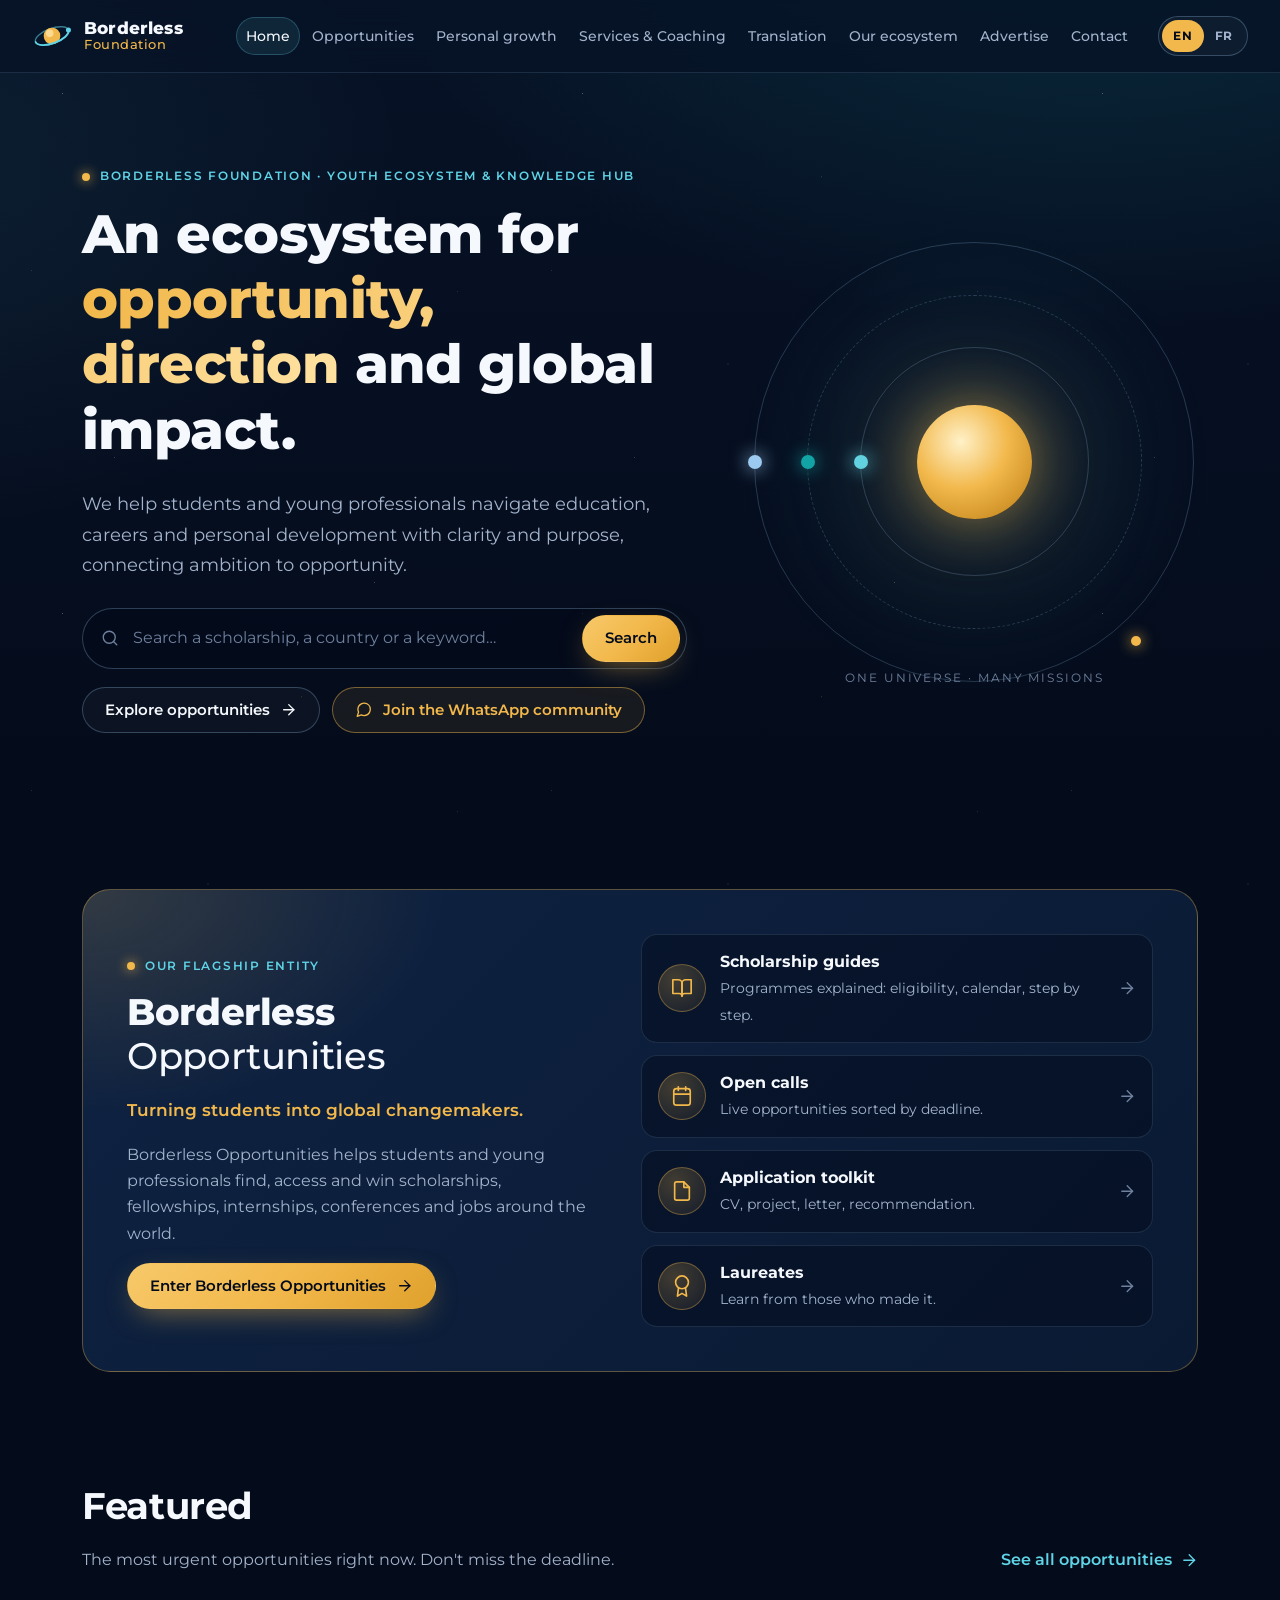
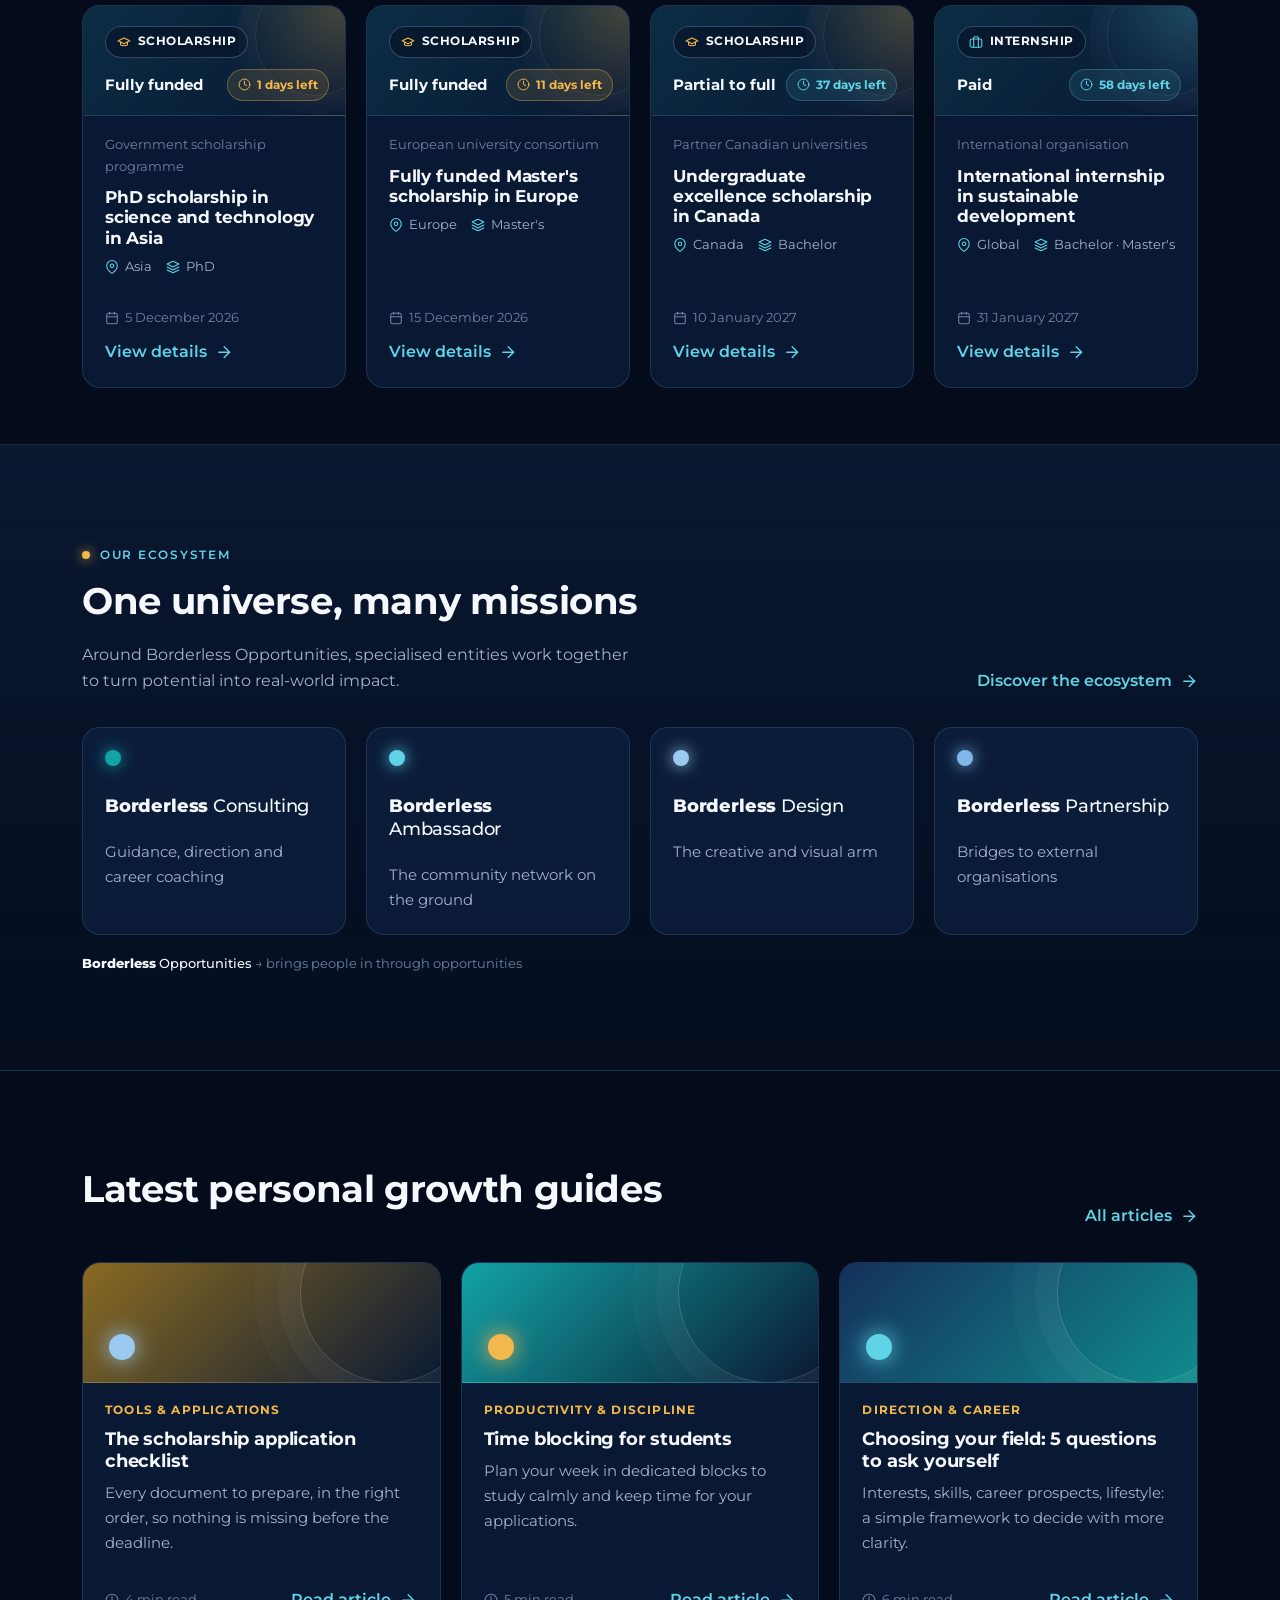
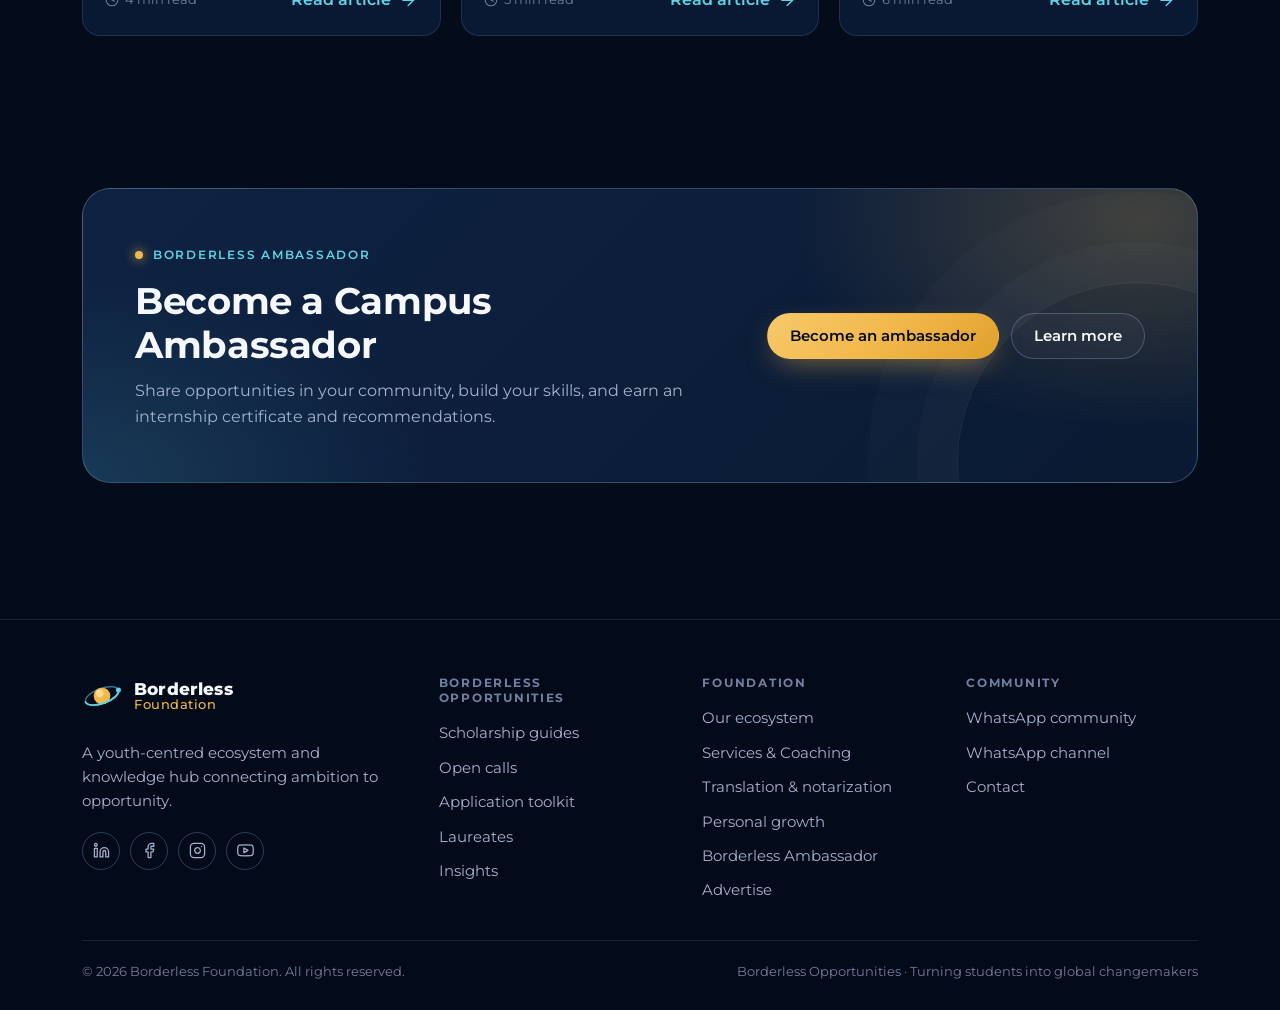
<file: index.html>
<!doctype html>
<html lang="en">
<head>
  <meta charset="utf-8">
  <meta name="viewport" content="width=device-width, initial-scale=1">
  <title>Borderless Foundation</title>
  <meta name="description" content="Borderless Foundation — a youth ecosystem for opportunity, direction and global impact. Borderless Opportunities: scholarship guides, open calls and application resources.">
  <meta name="theme-color" content="#071226">
  <link rel="icon" href="data:image/svg+xml,%3Csvg xmlns='http://www.w3.org/2000/svg' viewBox='0 0 48 48'%3E%3Cellipse cx='24' cy='24' rx='21' ry='9' transform='rotate(-20 24 24)' fill='none' stroke='%235fd4e6' stroke-width='2.5'/%3E%3Ccircle cx='24' cy='24' r='10' fill='%23f2b84b'/%3E%3Ccircle cx='43.7' cy='16.8' r='3' fill='%235fd4e6'/%3E%3C/svg%3E">
  <link rel="preconnect" href="https://fonts.googleapis.com">
  <link rel="preconnect" href="https://fonts.gstatic.com" crossorigin>
  <link href="https://fonts.googleapis.com/css2?family=Montserrat:wght@400;500;600;700;800&display=swap" rel="stylesheet">
  <link rel="stylesheet" href="assets/styles.css">
</head>
<body>
  <a class="skip-link" href="#main" data-i18n="a11y.skip">Skip to content</a>
  <div class="stardust" aria-hidden="true"></div>

  <header class="site-header" id="site-header"></header>
  <main id="main" tabindex="-1"></main>
  <footer class="site-footer" id="site-footer"></footer>

  <script src="assets/load.js"></script>
</body>
</html>
</file>
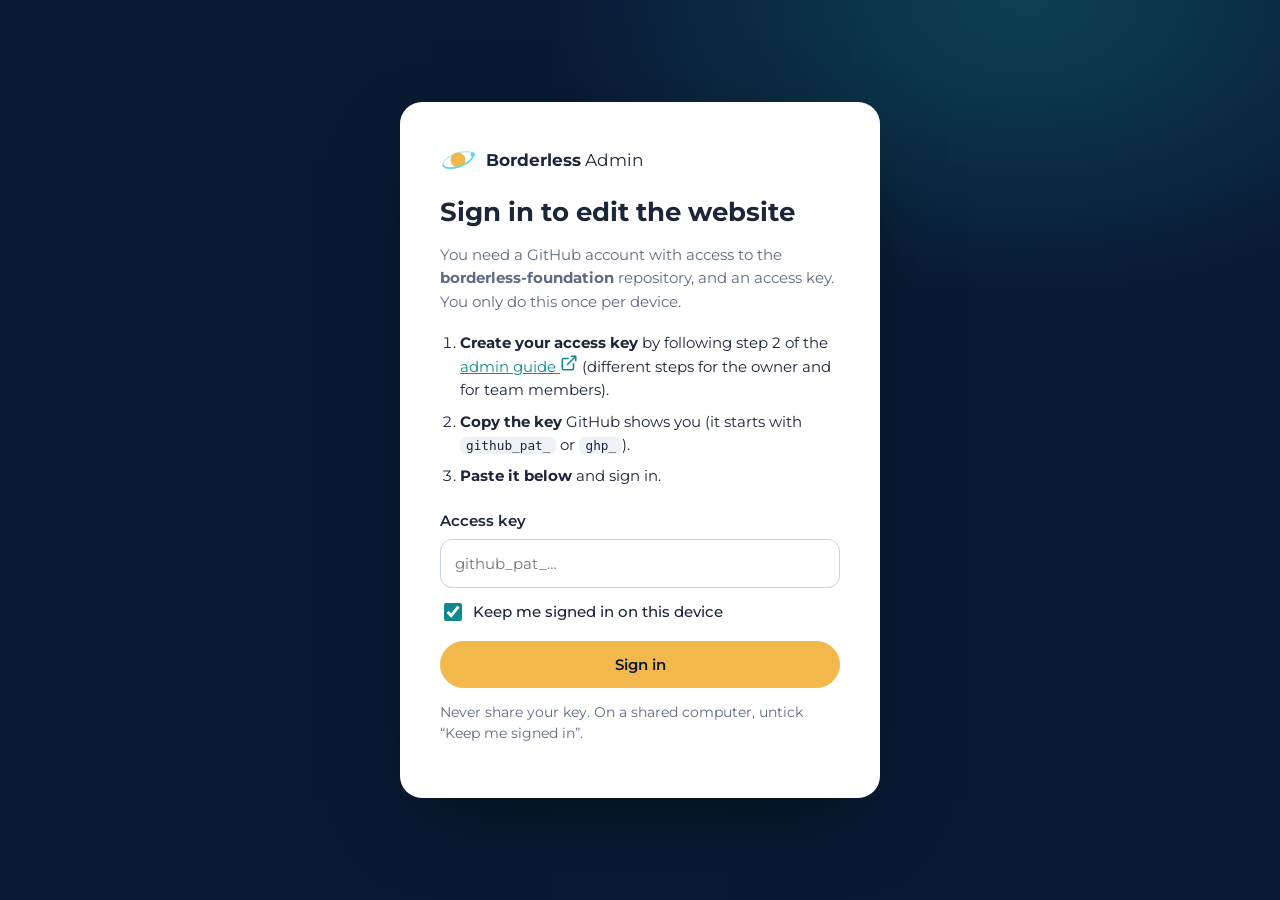
<file: admin/index.html>
<!doctype html>
<html lang="en">
<head>
  <meta charset="utf-8">
  <meta name="viewport" content="width=device-width, initial-scale=1">
  <meta name="robots" content="noindex, nofollow">
  <title>Borderless Admin</title>
  <link rel="icon" href="data:image/svg+xml,%3Csvg xmlns='http://www.w3.org/2000/svg' viewBox='0 0 48 48'%3E%3Cellipse cx='24' cy='24' rx='21' ry='9' transform='rotate(-20 24 24)' fill='none' stroke='%235fd4e6' stroke-width='2.5'/%3E%3Ccircle cx='24' cy='24' r='10' fill='%23f2b84b'/%3E%3Ccircle cx='43.7' cy='16.8' r='3' fill='%235fd4e6'/%3E%3C/svg%3E">
  <link rel="preconnect" href="https://fonts.googleapis.com">
  <link rel="preconnect" href="https://fonts.gstatic.com" crossorigin>
  <link href="https://fonts.googleapis.com/css2?family=Montserrat:wght@400;500;600;700;800&display=swap" rel="stylesheet">
  <link rel="stylesheet" href="admin.css">
</head>
<body>
  <div id="app"></div>
  <script src="config.js"></script>
  <script src="schema.js"></script>
  <script src="admin.js"></script>
</body>
</html>
</file>
<file: assets/styles.css>
/* ==========================================================
   Borderless Opportunities — Visual identity
   Palette: deep navy · teal · cyan · gold · white
   Shapes: circles, rings, orbits. Font: Montserrat.
   ========================================================== */

:root {
  --navy-950: #040b1a;
  --navy-900: #071226;
  --navy-850: #0a1a33;
  --navy-800: #0e2242;
  --navy-700: #15305a;
  --teal: #0f8b8d;
  --teal-600: #12a3a5;
  --cyan: #5fd4e6;
  --soft-blue: #9cc9f0;
  --gold: #f2b84b;
  --gold-600: #e0a12c;
  --white: #f5f8fc;
  --text: #e8eef7;
  --muted: #a3b3cc;
  --faint: #6f819e;
  --line: rgba(156, 201, 240, 0.14);
  --line-strong: rgba(156, 201, 240, 0.28);
  --surface: rgba(16, 38, 74, 0.55);
  --surface-solid: #0d1f3d;
  --surface-hover: rgba(22, 50, 94, 0.7);
  --danger: #f08a7a;

  --radius-sm: 10px;
  --radius: 18px;
  --radius-lg: 28px;
  --pill: 999px;
  --shadow: 0 20px 50px -20px rgba(0, 0, 0, 0.6);
  --glow-gold: 0 0 40px rgba(242, 184, 75, 0.35);
  --glow-cyan: 0 0 40px rgba(95, 212, 230, 0.25);

  --container: 1180px;
  --gutter: clamp(16px, 4vw, 32px);
  --header-h: 72px;

  --font: "Montserrat", system-ui, -apple-system, "Segoe UI", Roboto, sans-serif;
}

*, *::before, *::after { box-sizing: border-box; }

html { scroll-behavior: smooth; -webkit-text-size-adjust: 100%; }

body {
  margin: 0;
  font-family: var(--font);
  font-size: 16px;
  line-height: 1.65;
  color: var(--text);
  background:
    radial-gradient(1200px 700px at 85% -10%, rgba(15, 139, 141, 0.22), transparent 60%),
    radial-gradient(900px 600px at -10% 20%, rgba(95, 212, 230, 0.08), transparent 60%),
    linear-gradient(180deg, var(--navy-900) 0%, var(--navy-950) 100%);
  background-color: var(--navy-950);
  background-attachment: fixed;
  min-height: 100vh;
  overflow-x: hidden;
}

/* Star-dust texture */
.stardust {
  position: fixed; inset: 0; pointer-events: none; z-index: 0; opacity: 0.55;
  background-image:
    radial-gradient(1px 1px at 12% 18%, rgba(255,255,255,.7), transparent 60%),
    radial-gradient(1px 1px at 72% 12%, rgba(255,255,255,.55), transparent 60%),
    radial-gradient(1.5px 1.5px at 40% 70%, rgba(156,201,240,.6), transparent 60%),
    radial-gradient(1px 1px at 88% 56%, rgba(255,255,255,.5), transparent 60%),
    radial-gradient(1px 1px at 22% 88%, rgba(255,255,255,.45), transparent 60%),
    radial-gradient(1.5px 1.5px at 58% 34%, rgba(242,184,75,.45), transparent 60%),
    radial-gradient(1px 1px at 6% 52%, rgba(255,255,255,.5), transparent 60%),
    radial-gradient(1px 1px at 94% 90%, rgba(156,201,240,.5), transparent 60%);
  background-size: 520px 520px;
}

header, main, footer { position: relative; z-index: 1; }

img, svg { display: block; max-width: 100%; }
a { color: var(--cyan); text-decoration: none; }
a:hover { color: var(--white); }
h1, h2, h3, h4 { color: var(--white); line-height: 1.2; margin: 0 0 0.5em; letter-spacing: -0.01em; }
h1 { font-size: clamp(2rem, 5vw, 3.4rem); font-weight: 800; }
h2 { font-size: clamp(1.6rem, 3.4vw, 2.3rem); font-weight: 700; }
h3 { font-size: 1.15rem; font-weight: 700; }
p { margin: 0 0 1em; }
ul { margin: 0; padding: 0; }
button, input, select, textarea { font: inherit; color: inherit; }
:focus-visible { outline: 2px solid var(--gold); outline-offset: 3px; border-radius: 6px; }
main:focus { outline: none; }

.skip-link {
  position: absolute; left: 16px; top: -60px; z-index: 100;
  background: var(--gold); color: var(--navy-950); padding: 10px 16px; border-radius: var(--pill); font-weight: 700;
}
.skip-link:focus { top: 12px; }

.container { width: 100%; max-width: var(--container); margin: 0 auto; padding: 0 var(--gutter); }
.section { padding: clamp(56px, 8vw, 96px) 0; }
.section--tight { padding: clamp(36px, 5vw, 56px) 0; }
.section--band { background: linear-gradient(180deg, rgba(14, 34, 66, 0.55), rgba(10, 26, 51, 0.2)); border-block: 1px solid var(--line); }

.eyebrow {
  display: inline-flex; align-items: center; gap: 10px;
  font-size: 0.78rem; font-weight: 600; letter-spacing: 0.14em; text-transform: uppercase; color: var(--cyan);
  margin-bottom: 14px;
}
.eyebrow::before { content: ""; width: 8px; height: 8px; border-radius: 50%; background: var(--gold); box-shadow: 0 0 12px var(--gold); }
.lead { font-size: clamp(1.02rem, 1.6vw, 1.15rem); color: var(--muted); max-width: 680px; }
.muted { color: var(--muted); }
.gold { color: var(--gold); }

.section-head { display: flex; align-items: flex-end; justify-content: space-between; gap: 24px; margin-bottom: 32px; flex-wrap: wrap; }
.section-head p { margin: 0; color: var(--muted); max-width: 560px; }

/* ---------- Icons ---------- */
.icon { width: 1.15em; height: 1.15em; flex: none; stroke: currentColor; fill: none; stroke-width: 1.8; stroke-linecap: round; stroke-linejoin: round; }
.icon-bubble {
  width: 48px; height: 48px; border-radius: 50%; display: grid; place-items: center; flex: none;
  background: radial-gradient(circle at 35% 30%, rgba(95,212,230,.25), rgba(15,139,141,.12));
  border: 1px solid var(--line-strong); color: var(--cyan);
}
.icon-bubble .icon { width: 22px; height: 22px; }
.icon-bubble--gold { color: var(--gold); background: radial-gradient(circle at 35% 30%, rgba(242,184,75,.25), rgba(242,184,75,.06)); border-color: rgba(242,184,75,.35); }

/* ---------- Buttons ---------- */
.btn {
  display: inline-flex; align-items: center; justify-content: center; gap: 10px;
  padding: 13px 22px; border-radius: var(--pill); border: 1px solid transparent;
  font-weight: 600; font-size: 0.95rem; line-height: 1.2; cursor: pointer; text-align: center;
  transition: transform .2s ease, background .2s ease, box-shadow .2s ease, border-color .2s ease, color .2s ease;
}
.btn:hover { transform: translateY(-1px); }
.btn--gold { background: linear-gradient(135deg, #f7c96a, var(--gold) 50%, var(--gold-600)); color: var(--navy-950); box-shadow: 0 10px 30px -10px rgba(242,184,75,.6); }
.btn--gold:hover { color: var(--navy-950); box-shadow: var(--glow-gold); }
.btn--teal { background: linear-gradient(135deg, var(--teal-600), var(--teal)); color: var(--white); }
.btn--teal:hover { color: var(--white); box-shadow: var(--glow-cyan); }
.btn--ghost { border-color: var(--line-strong); color: var(--white); background: rgba(255,255,255,.03); }
.btn--ghost:hover { border-color: var(--cyan); color: var(--white); background: rgba(95,212,230,.08); }
.btn--sm { padding: 9px 16px; font-size: 0.86rem; }
.btn--block { width: 100%; }
.btn[disabled], .btn[aria-disabled="true"] { opacity: .5; cursor: not-allowed; transform: none; }
.link-arrow { display: inline-flex; align-items: center; gap: 8px; font-weight: 600; color: var(--cyan); }
.link-arrow .icon { transition: transform .2s ease; }
.link-arrow:hover .icon { transform: translateX(3px); }

/* ---------- Header ---------- */
.site-header {
  position: sticky; top: 0; z-index: 50;
  background: rgba(7, 18, 38, 0.78); backdrop-filter: blur(14px); -webkit-backdrop-filter: blur(14px);
  border-bottom: 1px solid var(--line);
}
.header-inner { display: flex; align-items: center; gap: 20px; height: var(--header-h); }
.brand { display: inline-flex; align-items: center; gap: 12px; color: var(--white); flex: none; }
.brand:hover { color: var(--white); }
.brand-mark { width: 40px; height: 40px; }
.brand-text { display: flex; flex-direction: column; line-height: 1.05; }
.brand-text b { font-weight: 800; font-size: 1.05rem; letter-spacing: 0.01em; }
.brand-text span { font-weight: 500; font-size: 0.82rem; color: var(--gold); letter-spacing: 0.04em; }

.main-nav { margin-left: auto; }
.main-nav ul { list-style: none; display: flex; gap: 2px; }
.main-nav a {
  display: block; padding: 8px 10px; border-radius: var(--pill);
  font-size: 0.86rem; font-weight: 500; color: var(--muted); white-space: nowrap;
}
.main-nav a:hover { color: var(--white); background: rgba(255,255,255,.04); }
.main-nav a[aria-current="page"] { color: var(--white); background: rgba(95,212,230,.1); box-shadow: inset 0 0 0 1px rgba(95,212,230,.25); }

.header-actions { display: flex; align-items: center; gap: 10px; flex: none; }
.lang-switch { display: inline-flex; padding: 3px; border-radius: var(--pill); border: 1px solid var(--line-strong); background: rgba(255,255,255,.03); }
.lang-switch button {
  border: 0; background: transparent; cursor: pointer; padding: 6px 11px; border-radius: var(--pill);
  font-size: 0.78rem; font-weight: 700; letter-spacing: 0.06em; color: var(--muted);
}
.lang-switch button[aria-pressed="true"] { background: var(--gold); color: var(--navy-950); }
.menu-toggle { display: none; width: 42px; height: 42px; border-radius: 50%; border: 1px solid var(--line-strong); background: rgba(255,255,255,.03); cursor: pointer; color: var(--white); place-items: center; }
.menu-toggle .icon { width: 20px; height: 20px; }

/* The header gets .is-compact (from app.js) whenever the full menu doesn't fit on one line. */
.site-header .container { max-width: 1440px; }
.site-header.is-compact .main-nav {
  position: fixed; inset: var(--header-h) 0 auto 0; margin: 0;
  background: rgba(7, 18, 38, 0.98); border-bottom: 1px solid var(--line);
  padding: 12px var(--gutter) 20px; display: none;
  max-height: calc(100vh - var(--header-h)); overflow-y: auto;
}
.site-header.is-compact .main-nav.is-open { display: block; }
.site-header.is-compact .main-nav ul { flex-direction: column; gap: 4px; }
.site-header.is-compact .main-nav a { padding: 12px 14px; font-size: 1rem; border-radius: var(--radius-sm); }
.site-header.is-compact .menu-toggle { display: grid; }
.site-header.is-compact .header-actions { margin-left: auto; }
.site-header.no-cta .header-cta { display: none; }
@media (max-width: 1120px) { .header-cta { display: none; } }
@media (max-width: 420px) {
  .brand-text b { font-size: 0.95rem; }
  .brand-mark { width: 34px; height: 34px; }
  .header-inner { gap: 10px; }
}

/* ---------- Hero ---------- */
.hero { padding: clamp(48px, 7vw, 90px) 0 clamp(40px, 6vw, 72px); }
.hero-grid { display: grid; grid-template-columns: 1.15fr 0.85fr; gap: clamp(32px, 5vw, 64px); align-items: center; }
.hero h1 .accent { background: linear-gradient(90deg, var(--gold), #ffe1a0); -webkit-background-clip: text; background-clip: text; color: transparent; }
.hero .lead { margin-bottom: 28px; }
.hero-actions { display: flex; flex-wrap: wrap; gap: 12px; margin-bottom: 28px; }
.quick-chips { display: flex; flex-wrap: wrap; gap: 8px; }
.chip {
  display: inline-flex; align-items: center; gap: 8px; padding: 7px 13px; border-radius: var(--pill);
  border: 1px solid var(--line-strong); background: rgba(255,255,255,.03);
  font-size: 0.82rem; font-weight: 500; color: var(--text);
}
a.chip:hover { border-color: var(--cyan); color: var(--white); }
.chip .icon { color: var(--cyan); width: 15px; height: 15px; }

/* Orbit system */
.orbit-system { position: relative; width: min(100%, 440px); aspect-ratio: 1; margin: 0 auto; }
.orbit-system .sun {
  position: absolute; inset: 37%; border-radius: 50%;
  background: radial-gradient(circle at 38% 32%, #fff1c8 0%, var(--gold) 45%, #b97a12 100%);
  box-shadow: 0 0 60px rgba(242,184,75,.55), 0 0 140px rgba(242,184,75,.25);
}
.orbit-system .ring { position: absolute; border-radius: 50%; border: 1px solid rgba(156,201,240,.22); animation: spin linear infinite; }
.orbit-system .ring::after {
  content: ""; position: absolute; top: 50%; left: -7px; width: 14px; height: 14px; margin-top: -7px; border-radius: 50%;
  background: var(--planet, var(--cyan)); box-shadow: 0 0 18px var(--planet, var(--cyan));
}
.orbit-system .r1 { inset: 24%; animation-duration: 18s; --planet: var(--cyan); }
.orbit-system .r2 { inset: 12%; animation-duration: 30s; animation-direction: reverse; --planet: var(--teal-600); border-style: dashed; }
.orbit-system .r3 { inset: 0; animation-duration: 46s; --planet: var(--soft-blue); }
.orbit-system .r3::before {
  content: ""; position: absolute; bottom: 8%; right: 12%; width: 10px; height: 10px; border-radius: 50%; background: var(--gold); box-shadow: 0 0 14px var(--gold);
}
.orbit-system .halo { position: absolute; inset: -8%; border-radius: 50%; background: radial-gradient(circle, rgba(95,212,230,.10), transparent 65%); }
.orbit-caption {
  position: absolute; left: 50%; bottom: -6px; transform: translateX(-50%);
  white-space: nowrap; font-size: 0.75rem; letter-spacing: 0.16em; text-transform: uppercase; color: var(--faint);
}
@keyframes spin { to { transform: rotate(360deg); } }

@media (max-width: 880px) {
  .hero-grid { grid-template-columns: 1fr; }
  .hero-visual { order: -1; }
  .orbit-system { width: min(70vw, 300px); }
}

/* ---------- Cards & grids ---------- */
.grid { display: grid; gap: 20px; }
.grid-2 { grid-template-columns: repeat(2, minmax(0, 1fr)); }
.grid-3 { grid-template-columns: repeat(3, minmax(0, 1fr)); }
.grid-4 { grid-template-columns: repeat(4, minmax(0, 1fr)); }
@media (max-width: 1024px) { .grid-4 { grid-template-columns: repeat(2, minmax(0, 1fr)); } .grid-3 { grid-template-columns: repeat(2, minmax(0, 1fr)); } }
@media (max-width: 640px) { .grid-2, .grid-3, .grid-4 { grid-template-columns: 1fr; } }

.card {
  position: relative; display: flex; flex-direction: column;
  background: var(--surface); border: 1px solid var(--line); border-radius: var(--radius);
  padding: 22px; color: var(--text); overflow: hidden;
  transition: transform .25s ease, border-color .25s ease, background .25s ease, box-shadow .25s ease;
}
a.card:hover, .card--hover:hover { transform: translateY(-3px); border-color: var(--line-strong); background: var(--surface-hover); box-shadow: var(--shadow); color: var(--text); }
.card h3 { margin-bottom: 8px; }
.card p { color: var(--muted); font-size: 0.95rem; }
.card .card-foot { margin-top: auto; padding-top: 16px; display: flex; align-items: center; justify-content: space-between; gap: 12px; }

/* Opportunity card */
.opp-card { padding: 0; }
.opp-card .opp-top {
  position: relative; padding: 20px 22px 18px; min-height: 108px;
  background:
    radial-gradient(160px 160px at 100% 0%, var(--accent-glow, rgba(242,184,75,.22)), transparent 70%),
    linear-gradient(135deg, rgba(15,139,141,.18), rgba(10,26,51,.2));
  border-bottom: 1px solid var(--line);
}
.opp-card .opp-top::after {
  content: ""; position: absolute; right: -30px; top: -30px; width: 120px; height: 120px; border-radius: 50%;
  border: 1px solid rgba(255,255,255,.08); box-shadow: 0 0 0 18px rgba(255,255,255,.02);
}
.opp-card .opp-body { padding: 18px 22px 22px; display: flex; flex-direction: column; flex: 1; }
.opp-card h3 { font-size: 1.05rem; }
.opp-org { font-size: 0.82rem; color: var(--faint); margin-bottom: 10px; }
.opp-meta { display: flex; flex-wrap: wrap; gap: 6px 14px; font-size: 0.82rem; color: var(--muted); margin-bottom: 14px; }
.opp-meta span { display: inline-flex; align-items: center; gap: 6px; }
.opp-meta .icon { width: 14px; height: 14px; color: var(--cyan); }

.type-tag {
  display: inline-flex; align-items: center; gap: 7px; padding: 5px 11px; border-radius: var(--pill);
  font-size: 0.74rem; font-weight: 700; letter-spacing: .04em; text-transform: uppercase;
  background: rgba(7,18,38,.6); border: 1px solid var(--line-strong); color: var(--white);
}
.type-tag .icon { width: 14px; height: 14px; color: var(--tag-color, var(--gold)); }
.type-scholarship { --tag-color: var(--gold); --accent-glow: rgba(242,184,75,.26); }
.type-internship { --tag-color: var(--cyan); --accent-glow: rgba(95,212,230,.24); }
.type-training { --tag-color: var(--soft-blue); --accent-glow: rgba(156,201,240,.22); }
.type-call { --tag-color: var(--teal-600); --accent-glow: rgba(18,163,165,.28); }
.type-conference { --tag-color: #ffd98a; --accent-glow: rgba(255,217,138,.2); }

.deadline {
  display: inline-flex; align-items: center; gap: 6px; padding: 5px 10px; border-radius: var(--pill);
  font-size: 0.76rem; font-weight: 700; white-space: nowrap;
  background: rgba(95,212,230,.1); color: var(--cyan); border: 1px solid rgba(95,212,230,.25);
}
.deadline .icon { width: 13px; height: 13px; }
.deadline--soon { background: rgba(242,184,75,.12); color: var(--gold); border-color: rgba(242,184,75,.35); }
.deadline--closed { background: rgba(255,255,255,.04); color: var(--faint); border-color: var(--line); }
.opp-top .deadline { position: absolute; right: 16px; bottom: 14px; z-index: 1; }

/* Article card */
.article-card .article-art {
  height: 120px; margin: -22px -22px 18px; position: relative; overflow: hidden;
  background: linear-gradient(135deg, var(--art-a, #0f8b8d), var(--art-b, #0a1a33));
  border-bottom: 1px solid var(--line);
}
.article-art::before, .article-art::after { content: ""; position: absolute; border-radius: 50%; }
.article-art::before { width: 180px; height: 180px; right: -40px; top: -60px; border: 1px solid rgba(255,255,255,.18); box-shadow: 0 0 0 22px rgba(255,255,255,.03), 0 0 0 46px rgba(255,255,255,.02); }
.article-art::after { width: 26px; height: 26px; left: 26px; bottom: 22px; background: var(--art-dot, var(--gold)); box-shadow: 0 0 22px var(--art-dot, var(--gold)); }
.art-productivity { --art-a: #12a3a5; --art-b: #0a1a33; --art-dot: var(--gold); }
.art-career { --art-a: #15305a; --art-b: #0f8b8d; --art-dot: var(--cyan); }
.art-tools { --art-a: #8a6a22; --art-b: #0a1a33; --art-dot: var(--soft-blue); }
.cat-label { font-size: 0.74rem; font-weight: 700; letter-spacing: .1em; text-transform: uppercase; color: var(--gold); margin-bottom: 8px; }
.read-time { font-size: 0.8rem; color: var(--faint); display: inline-flex; align-items: center; gap: 6px; }
.read-time .icon { width: 14px; height: 14px; }

/* Ad slot */
.ad-slot {
  border: 1px dashed rgba(242,184,75,.45); background:
    radial-gradient(300px 200px at 100% 100%, rgba(242,184,75,.12), transparent 70%),
    rgba(10, 26, 51, .5);
  justify-content: center; text-align: left;
}
.ad-slot .ad-label { font-size: 0.72rem; letter-spacing: .14em; text-transform: uppercase; color: var(--gold); font-weight: 700; margin-bottom: 10px; }
.feed-grid { grid-template-columns: repeat(3, minmax(0, 1fr)); }
.feed-grid .ad-slot { grid-column: span 1; }
@media (max-width: 1024px) { .feed-grid { grid-template-columns: repeat(2, minmax(0, 1fr)); } }
@media (max-width: 640px) { .feed-grid { grid-template-columns: 1fr; } }

/* Steps */
.steps { counter-reset: step; }
.step { padding-top: 26px; }
.step-num {
  position: absolute; top: 18px; right: 20px; font-size: 2.6rem; font-weight: 800; line-height: 1;
  color: transparent; -webkit-text-stroke: 1px rgba(156,201,240,.3);
}
.step .icon-bubble { margin-bottom: 16px; }

/* Entity mini cards */
.entity-mini { align-items: flex-start; gap: 14px; }
.planet-dot { width: 16px; height: 16px; border-radius: 50%; background: var(--planet, var(--gold)); box-shadow: 0 0 16px var(--planet, var(--gold)); flex: none; }
.entity-mini .entity-name { line-height: 1.25; }
.entity-name b { font-weight: 800; color: var(--white); }
.entity-name span { font-weight: 500; color: var(--white); }

/* CTA band */
.cta-band {
  position: relative; overflow: hidden; border-radius: var(--radius-lg); padding: clamp(28px, 5vw, 52px);
  background:
    radial-gradient(500px 300px at 95% 10%, rgba(242,184,75,.22), transparent 70%),
    radial-gradient(500px 300px at 0% 100%, rgba(95,212,230,.14), transparent 70%),
    linear-gradient(135deg, var(--navy-800), var(--navy-850));
  border: 1px solid var(--line-strong);
  display: grid; grid-template-columns: 1.3fr auto; gap: 28px; align-items: center;
}
.cta-band::after {
  content: ""; position: absolute; right: -120px; bottom: -160px; width: 360px; height: 360px; border-radius: 50%;
  border: 1px solid rgba(255,255,255,.08); box-shadow: 0 0 0 40px rgba(255,255,255,.02), 0 0 0 90px rgba(255,255,255,.015);
  pointer-events: none;
}
.cta-band h2 { margin-bottom: 10px; }
.cta-band p { color: var(--muted); margin: 0; }
.cta-band .cta-actions { display: flex; gap: 12px; flex-wrap: wrap; position: relative; z-index: 1; }
@media (max-width: 760px) { .cta-band { grid-template-columns: 1fr; } }

/* ---------- Page header ---------- */
.page-hero { padding: clamp(44px, 6vw, 72px) 0 clamp(28px, 4vw, 40px); position: relative; }
.page-hero h1 { font-size: clamp(1.9rem, 4.4vw, 3rem); }
.breadcrumb { display: inline-flex; align-items: center; gap: 8px; font-size: 0.88rem; font-weight: 600; color: var(--muted); margin-bottom: 18px; }
.breadcrumb:hover { color: var(--white); }
.breadcrumb .icon { width: 16px; height: 16px; }

/* ---------- Filters ---------- */
.filters {
  display: grid; grid-template-columns: 1.6fr repeat(var(--cols, 2), 1fr) auto; gap: 12px; align-items: end;
  padding: 18px; border-radius: var(--radius); background: var(--surface); border: 1px solid var(--line);
  margin-bottom: 18px;
}
@media (max-width: 960px) { .filters { grid-template-columns: 1fr 1fr; } .filters .field--search { grid-column: 1 / -1; } }
@media (max-width: 520px) { .filters { grid-template-columns: 1fr; } }
.type-pills { display: flex; gap: 8px; flex-wrap: wrap; margin-bottom: 22px; }
.type-pills button {
  display: inline-flex; align-items: center; gap: 8px; cursor: pointer;
  padding: 8px 14px; border-radius: var(--pill); border: 1px solid var(--line-strong); background: rgba(255,255,255,.03);
  font-size: 0.85rem; font-weight: 600; color: var(--muted);
}
.type-pills button:hover { color: var(--white); border-color: var(--cyan); }
.type-pills button[aria-pressed="true"] { background: rgba(242,184,75,.14); color: var(--gold); border-color: rgba(242,184,75,.5); }
.type-pills .icon { width: 15px; height: 15px; }
.results-bar { display: flex; justify-content: space-between; align-items: center; gap: 12px; margin-bottom: 18px; color: var(--muted); font-size: 0.92rem; flex-wrap: wrap; }
.empty-state { text-align: center; padding: 56px 20px; border: 1px dashed var(--line-strong); border-radius: var(--radius); color: var(--muted); }
.empty-state .icon-bubble { margin: 0 auto 14px; }

/* ---------- Forms ---------- */
.field { display: flex; flex-direction: column; gap: 7px; min-width: 0; }
.field label, .field .label { font-size: 0.8rem; font-weight: 600; color: var(--muted); letter-spacing: .02em; }
.input, .select, .textarea {
  width: 100%; padding: 12px 14px; border-radius: 12px;
  background: rgba(4, 11, 26, .55); border: 1px solid var(--line-strong); color: var(--white);
  transition: border-color .2s ease, box-shadow .2s ease;
}
.input::placeholder, .textarea::placeholder { color: var(--faint); }
.input:focus, .select:focus, .textarea:focus { outline: none; border-color: var(--cyan); box-shadow: 0 0 0 3px rgba(95,212,230,.15); }
.select {
  appearance: none; -webkit-appearance: none; padding-right: 38px; cursor: pointer;
  background-image: url("data:image/svg+xml,%3Csvg xmlns='http://www.w3.org/2000/svg' viewBox='0 0 24 24' fill='none' stroke='%239cc9f0' stroke-width='2' stroke-linecap='round' stroke-linejoin='round'%3E%3Cpolyline points='6 9 12 15 18 9'/%3E%3C/svg%3E");
  background-repeat: no-repeat; background-position: right 12px center; background-size: 16px;
}
.select option { background: var(--navy-850); color: var(--white); }
.textarea { min-height: 130px; resize: vertical; }
.input-icon { position: relative; }
.input-icon .icon { position: absolute; left: 14px; top: 50%; transform: translateY(-50%); color: var(--faint); width: 17px; height: 17px; }
.input-icon .input { padding-left: 40px; }

.form-card { padding: clamp(22px, 4vw, 36px); }
.form-grid { display: grid; grid-template-columns: 1fr 1fr; gap: 16px; }
.form-grid .full { grid-column: 1 / -1; }
@media (max-width: 600px) { .form-grid { grid-template-columns: 1fr; } }
.form-note { font-size: 0.8rem; color: var(--faint); margin: 0; }
.form-status { display: none; margin-top: 16px; padding: 14px 16px; border-radius: 12px; font-size: 0.92rem; }
.form-status.is-visible { display: block; }
.form-status--ok { background: rgba(15,139,141,.18); border: 1px solid rgba(95,212,230,.35); color: var(--white); }
.form-status--info { background: rgba(242,184,75,.1); border: 1px solid rgba(242,184,75,.35); color: var(--white); }
.form-status--error { background: rgba(240,138,122,.1); border: 1px solid rgba(240,138,122,.4); color: var(--white); }
.hp { position: absolute; left: -9999px; width: 1px; height: 1px; overflow: hidden; }

/* ---------- Detail pages ---------- */
.detail-grid { display: grid; grid-template-columns: minmax(0, 1fr) 340px; gap: clamp(24px, 4vw, 48px); align-items: start; }
@media (max-width: 920px) { .detail-grid { grid-template-columns: 1fr; } }
.detail-facts { list-style: none; display: grid; gap: 14px; }
.detail-facts li { display: flex; gap: 12px; align-items: flex-start; }
.detail-facts .icon-bubble { width: 40px; height: 40px; }
.detail-facts .icon-bubble .icon { width: 18px; height: 18px; }
.detail-facts small { display: block; font-size: 0.74rem; text-transform: uppercase; letter-spacing: .1em; color: var(--faint); font-weight: 600; }
.detail-facts strong { color: var(--white); font-weight: 600; font-size: 0.95rem; }
.sticky-side { position: sticky; top: calc(var(--header-h) + 20px); display: grid; gap: 16px; }
.check-list { list-style: none; display: grid; gap: 10px; }
.check-list li { display: flex; gap: 12px; align-items: flex-start; }
.check-list li::before {
  content: ""; flex: none; width: 20px; height: 20px; margin-top: 3px; border-radius: 50%;
  background: rgba(95,212,230,.14) url("data:image/svg+xml,%3Csvg xmlns='http://www.w3.org/2000/svg' viewBox='0 0 24 24' fill='none' stroke='%235fd4e6' stroke-width='3' stroke-linecap='round' stroke-linejoin='round'%3E%3Cpolyline points='20 6 9 17 4 12'/%3E%3C/svg%3E") center / 12px no-repeat;
  border: 1px solid rgba(95,212,230,.35);
}
.check-list--gold li::before {
  background-color: rgba(242,184,75,.14); border-color: rgba(242,184,75,.4);
  background-image: url("data:image/svg+xml,%3Csvg xmlns='http://www.w3.org/2000/svg' viewBox='0 0 24 24' fill='none' stroke='%23f2b84b' stroke-width='3' stroke-linecap='round' stroke-linejoin='round'%3E%3Cpolyline points='20 6 9 17 4 12'/%3E%3C/svg%3E");
}
.prose { max-width: 720px; font-size: 1.04rem; }
.prose p { color: var(--text); }
.prose h2 { font-size: 1.35rem; margin-top: 1.8em; }
.prose h2:first-child { margin-top: 0; }
.prose .check-list { margin: 0 0 1.4em; }

/* ---------- Services / tiers ---------- */
.tier { padding: clamp(24px, 3vw, 34px); }
.tier--featured {
  border-color: rgba(242,184,75,.5);
  background: radial-gradient(420px 260px at 100% 0%, rgba(242,184,75,.14), transparent 70%), var(--surface);
  box-shadow: var(--glow-gold);
}
.tier-label { font-size: 0.74rem; font-weight: 700; letter-spacing: .14em; text-transform: uppercase; color: var(--cyan); }
.tier h3 { font-size: 1.45rem; margin: 6px 0 4px; }
.tier .tier-tag { display: inline-block; font-size: 0.85rem; color: var(--gold); font-weight: 600; margin-bottom: 14px; }
.tier .badge { position: absolute; top: 20px; right: 20px; }
.badge { display: inline-block; padding: 5px 11px; border-radius: var(--pill); background: var(--gold); color: var(--navy-950); font-size: 0.72rem; font-weight: 800; letter-spacing: .06em; text-transform: uppercase; }
.tier .check-list { margin: 18px 0 24px; }
.tier .price-note { font-size: 0.85rem; color: var(--faint); margin-bottom: 16px; }

/* ---------- Ecosystem diagram ---------- */
.eco-layout { display: grid; grid-template-columns: 1fr 1fr; gap: clamp(28px, 5vw, 60px); align-items: center; }
@media (max-width: 920px) { .eco-layout { grid-template-columns: 1fr; } }
.eco-diagram { position: relative; width: min(100%, 500px); aspect-ratio: 1; margin: 0 auto; }
.eco-diagram .eco-ring { position: absolute; inset: 14%; border-radius: 50%; border: 1px solid rgba(156,201,240,.25); }
.eco-diagram .eco-ring--outer { inset: 2%; border-style: dashed; border-color: rgba(156,201,240,.12); animation: spin 120s linear infinite; }
.eco-core {
  position: absolute; left: 50%; top: 50%; width: 32%; aspect-ratio: 1; transform: translate(-50%, -50%);
  border-radius: 50%; display: grid; place-items: center; text-align: center; padding: 8px;
  background: radial-gradient(circle at 38% 32%, #fff1c8 0%, var(--gold) 46%, #b97a12 100%);
  box-shadow: 0 0 60px rgba(242,184,75,.45);
  color: var(--navy-950); font-size: clamp(0.62rem, 1.7vw, 0.85rem); line-height: 1.15;
}
.eco-core b { display: block; font-weight: 800; font-size: 1.15em; }
.eco-planet {
  position: absolute; transform: translate(-50%, -50%);
  display: flex; flex-direction: column; align-items: center; gap: 6px;
  background: none; border: 0; cursor: pointer; padding: 4px; color: var(--white);
  font-size: clamp(0.62rem, 1.6vw, 0.8rem); font-weight: 600; line-height: 1.15; text-align: center; width: 26%;
}
.eco-planet .orb {
  width: clamp(30px, 7vw, 48px); aspect-ratio: 1; border-radius: 50%;
  background: radial-gradient(circle at 35% 30%, #ffffff 0%, var(--planet) 40%, rgba(7,18,38,.9) 100%);
  box-shadow: 0 0 22px var(--planet); transition: transform .25s ease, box-shadow .25s ease;
}
.eco-planet:hover .orb, .eco-planet[aria-pressed="true"] .orb { transform: scale(1.18); box-shadow: 0 0 36px var(--planet); }
.eco-planet[aria-pressed="true"] span { color: var(--gold); }

.entity-card { scroll-margin-top: calc(var(--header-h) + 20px); }
.entity-card.is-highlight { border-color: rgba(242,184,75,.55); box-shadow: var(--glow-gold); }
.entity-card .entity-head { display: flex; align-items: center; gap: 14px; margin-bottom: 12px; }
.entity-card .flag { font-size: 0.72rem; font-weight: 700; color: var(--gold); letter-spacing: .1em; text-transform: uppercase; }
.entity-card ul { margin-top: 6px; }
.entity-card .check-list li { font-size: 0.92rem; color: var(--muted); }

.flow-list { list-style: none; display: grid; gap: 10px; }
.flow-list li { display: grid; grid-template-columns: 18px 1fr; gap: 14px; align-items: center; padding: 14px 18px; border-radius: 14px; background: var(--surface); border: 1px solid var(--line); }
.flow-list .planet-dot { width: 14px; height: 14px; }
.flow-list strong { color: var(--white); font-weight: 700; }

.pathway { display: flex; align-items: center; flex-wrap: wrap; gap: 10px; }
.pathway .stage { padding: 10px 16px; border-radius: var(--pill); border: 1px solid var(--line-strong); background: rgba(255,255,255,.03); font-weight: 600; color: var(--white); font-size: 0.9rem; }
.pathway .stage:last-child { border-color: rgba(242,184,75,.5); color: var(--gold); }
.pathway .icon { color: var(--faint); }

/* ---------- Contact ---------- */
.contact-links { list-style: none; display: grid; gap: 10px; }
.contact-links a {
  display: flex; align-items: center; gap: 14px; padding: 14px 16px; border-radius: 14px;
  background: var(--surface); border: 1px solid var(--line); color: var(--white); font-weight: 600;
  transition: border-color .2s ease, background .2s ease;
}
.contact-links a:hover { border-color: var(--line-strong); background: var(--surface-hover); }
.contact-links a .icon-bubble { width: 40px; height: 40px; }
.contact-links a .icon-bubble .icon { width: 18px; height: 18px; }
.contact-links small { display: block; font-weight: 500; color: var(--faint); font-size: 0.8rem; }
.contact-links .arrow { margin-left: auto; color: var(--faint); }

/* ---------- Footer ---------- */
.site-footer { border-top: 1px solid var(--line); background: rgba(4, 11, 26, .7); margin-top: 40px; }
.footer-grid { display: grid; grid-template-columns: 1.4fr 1fr 1fr 1fr; gap: 32px; padding: 56px 0 36px; }
@media (max-width: 860px) { .footer-grid { grid-template-columns: 1fr 1fr; } .footer-brand { grid-column: 1 / -1; } }
@media (max-width: 480px) { .footer-grid { grid-template-columns: 1fr; } }
.footer-brand p { color: var(--muted); font-size: 0.92rem; margin-top: 16px; max-width: 340px; }
.site-footer h4 { font-size: 0.78rem; text-transform: uppercase; letter-spacing: .14em; color: var(--faint); margin-bottom: 14px; }
.site-footer ul { list-style: none; display: grid; gap: 8px; }
.site-footer ul a { color: var(--muted); font-size: 0.92rem; }
.site-footer ul a:hover { color: var(--white); }
.socials { display: flex; gap: 10px; margin-top: 18px; }
.socials a { width: 38px; height: 38px; border-radius: 50%; display: grid; place-items: center; border: 1px solid var(--line-strong); color: var(--muted); }
.socials a:hover { color: var(--gold); border-color: var(--gold); }
.socials .icon { width: 17px; height: 17px; }
.footer-bottom { border-top: 1px solid var(--line); padding: 20px 0 28px; display: flex; justify-content: space-between; gap: 16px; flex-wrap: wrap; font-size: 0.82rem; color: var(--faint); }

/* ---------- Utilities ---------- */
.stack-sm > * + * { margin-top: 12px; }
.mt-0 { margin-top: 0; }
.mb-0 { margin-bottom: 0; }
.center { text-align: center; }
.split { display: grid; grid-template-columns: 1fr 1fr; gap: clamp(24px, 4vw, 56px); align-items: start; }
@media (max-width: 860px) { .split { grid-template-columns: 1fr; } }
.visually-hidden { position: absolute !important; width: 1px; height: 1px; overflow: hidden; clip: rect(0 0 0 0); white-space: nowrap; }

.fade-in { animation: fadeIn .45s ease both; }
@keyframes fadeIn { from { opacity: 0; transform: translateY(8px); } to { opacity: 1; transform: none; } }

@media (prefers-reduced-motion: reduce) {
  *, *::before, *::after { animation: none !important; transition: none !important; scroll-behavior: auto !important; }
}

.opp-funding { margin-top: 14px; font-weight: 700; font-size: 0.95rem; color: var(--white); padding-right: 110px; }
/* Keep the home feed rows even when it shows two columns */
@media (min-width: 641px) and (max-width: 1024px) { .feed-grid > :nth-child(9) { display: none; } }

/* ==========================================================
   Borderless Foundation home + Borderless Opportunities section
   ========================================================== */

.filters[hidden] { display: none; }
.btn--ghost-gold { background: rgba(242,184,75,.08); color: var(--gold); border: 1px solid rgba(242,184,75,.45); box-shadow: none; }
.btn--ghost-gold:hover { color: var(--white); background: rgba(242,184,75,.16); box-shadow: none; }

/* Search bar */
.search-bar {
  position: relative; display: flex; align-items: center; gap: 8px; max-width: 620px;
  padding: 6px 6px 6px 46px; border-radius: var(--pill);
  background: rgba(4, 11, 26, .7); border: 1px solid var(--line-strong);
  transition: border-color .2s ease, box-shadow .2s ease;
}
.search-bar:focus-within { border-color: var(--cyan); box-shadow: 0 0 0 3px rgba(95,212,230,.15); }
.search-bar > .icon { position: absolute; left: 18px; top: 50%; transform: translateY(-50%); width: 18px; height: 18px; color: var(--faint); }
.search-bar input { flex: 1; min-width: 0; border: 0; background: transparent; color: var(--white); padding: 10px 4px; outline: none; }
.search-bar input::placeholder { color: var(--faint); }
.search-bar .btn { flex: none; }
.search-bar--flat { max-width: none; }
.text-links { display: flex; flex-wrap: wrap; gap: 8px 22px; margin-top: 16px; }
.text-links a { color: var(--white); font-weight: 600; font-size: 0.92rem; border-bottom: 1px solid var(--gold); padding-bottom: 2px; }
.text-links a:hover { color: var(--gold); }
@media (max-width: 480px) {
  .search-bar { padding-left: 40px; }
  .search-bar > .icon { left: 14px; }
  .search-bar .btn { padding: 11px 14px; }
  .filter-toggle-label { display: none; }
}

/* Foundation flagship panel */
.flagship-panel {
  display: grid; grid-template-columns: 1fr 1.1fr; gap: clamp(24px, 4vw, 48px); align-items: center;
  padding: clamp(24px, 4vw, 44px); border-radius: var(--radius-lg);
  background: radial-gradient(520px 320px at 0% 0%, rgba(242,184,75,.16), transparent 70%), linear-gradient(135deg, var(--navy-800), var(--navy-850));
  border: 1px solid rgba(242,184,75,.35);
}
.flagship-motto { color: var(--gold); font-weight: 600; font-size: 1.05rem; }
.flagship-intro p:not(.flagship-motto) { color: var(--muted); }
.flagship-tiles { display: grid; gap: 12px; }
.tile {
  display: flex; align-items: center; gap: 14px; padding: 14px 16px; border-radius: 16px;
  background: rgba(4,11,26,.45); border: 1px solid var(--line); color: var(--text);
  transition: border-color .2s ease, background .2s ease, transform .2s ease;
}
.tile:hover { border-color: var(--line-strong); background: var(--surface-hover); color: var(--text); transform: translateX(2px); }
.tile strong { display: block; color: var(--white); }
.tile small { color: var(--muted); font-size: 0.85rem; }
.tile .tile-arrow { margin-left: auto; color: var(--faint); }
@media (max-width: 860px) { .flagship-panel { grid-template-columns: 1fr; } }

/* Section sub-navigation */
.subnav {
  position: sticky; top: var(--header-h); z-index: 40;
  background: rgba(10, 26, 51, .88); backdrop-filter: blur(12px); -webkit-backdrop-filter: blur(12px);
  border-bottom: 1px solid var(--line);
}
.subnav-inner { display: flex; align-items: center; gap: 18px; }
.subnav-brand { flex: none; font-size: 0.85rem; white-space: nowrap; }
.subnav-brand .entity-name span { color: var(--gold); }
.subnav ul { list-style: none; display: flex; gap: 2px; overflow-x: auto; scrollbar-width: none; padding: 8px 0; min-width: 0; }
.subnav ul::-webkit-scrollbar { display: none; }
.subnav a { display: block; white-space: nowrap; padding: 7px 12px; border-radius: var(--pill); font-size: 0.84rem; font-weight: 600; color: var(--muted); }
.subnav a:hover { color: var(--white); }
.subnav a[aria-current="page"] { background: var(--gold); color: var(--navy-950); }
@media (max-width: 760px) { .subnav-brand { display: none; } }

.hero-grid--opp { display: grid; grid-template-columns: 1.25fr .75fr; gap: clamp(24px, 4vw, 56px); align-items: center; }
.hero-grid--opp > :only-child { grid-column: 1 / -1; max-width: 820px; }
.hero-grid--opp .search-bar { margin-top: 6px; }
@media (max-width: 920px) { .hero-grid--opp { grid-template-columns: 1fr; } }

/* Closing soon */
.soon-card h3 { display: flex; align-items: center; gap: 8px; }
.soon-card h3 .icon { color: var(--gold); }
.soon-list { list-style: none; display: grid; gap: 4px; margin: 6px 0 16px; }
.soon-list a { display: flex; align-items: center; justify-content: space-between; gap: 12px; padding: 12px 0; border-bottom: 1px solid var(--line); color: var(--white); font-weight: 600; font-size: 0.92rem; line-height: 1.35; }
.soon-list a:hover { color: var(--gold); }
.soon-list small { display: block; color: var(--faint); font-weight: 500; font-size: 0.78rem; margin-top: 3px; }

/* Stats band */
.stats-band { background: linear-gradient(90deg, rgba(242,184,75,.16), rgba(242,184,75,.06)); border-block: 1px solid rgba(242,184,75,.3); padding: 26px 0; }
.stats-band .container { display: flex; align-items: center; justify-content: space-between; gap: 20px; flex-wrap: wrap; }
.stats-grid { display: grid; grid-template-columns: repeat(4, minmax(0, 1fr)); flex: 1; }
.stat { padding: 4px 20px; border-left: 1px solid rgba(242,184,75,.3); }
.stat:first-child { border-left: 0; padding-left: 0; }
.stat strong { display: block; font-size: clamp(1.8rem, 3.6vw, 2.5rem); font-weight: 800; color: var(--white); line-height: 1.1; }
.stat span { font-size: 0.85rem; color: var(--muted); }
@media (max-width: 760px) {
  .stats-grid { grid-template-columns: 1fr 1fr; row-gap: 18px; }
  .stat:nth-child(3) { border-left: 0; padding-left: 0; }
}

/* Guide mosaic */
.guide-mosaic { display: grid; grid-template-columns: 1.3fr 1fr 1fr; grid-template-rows: auto auto; gap: 20px; }
.guide-feature {
  grid-row: span 2; padding: clamp(24px, 3vw, 34px);
  background: radial-gradient(400px 300px at 100% 0%, rgba(242,184,75,.18), transparent 70%), var(--surface);
  border-color: rgba(242,184,75,.4);
}
.guide-feature h3 { font-size: clamp(1.3rem, 2.4vw, 1.7rem); margin: 6px 0 12px; }
.guide-mosaic .dest-tile:last-child { grid-column: span 2; }
.dest-tile h3 { font-size: 1.15rem; }
.dest-tile .link-arrow { margin-top: auto; padding-top: 14px; }
@media (max-width: 920px) {
  .guide-mosaic { grid-template-columns: 1fr 1fr; }
  .guide-feature { grid-column: 1 / -1; grid-row: auto; }
}
@media (max-width: 560px) {
  .guide-mosaic { grid-template-columns: 1fr; }
  .guide-mosaic .dest-tile:last-child { grid-column: auto; }
}

/* Level picker */
.level-picker { padding: clamp(22px, 3vw, 30px); border-radius: var(--radius); background: var(--navy-950); border: 1px solid var(--line-strong); }
.level-picker h2 { font-size: 1.4rem; }
.level-picker ul { list-style: none; margin: 10px 0 14px; }
.level-picker a { display: flex; align-items: center; gap: 14px; padding: 16px 4px; border-bottom: 1px solid var(--line); color: var(--white); font-size: 1.2rem; font-weight: 700; }
.level-picker a .icon { color: var(--gold); transition: transform .2s ease; }
.level-picker a:hover { color: var(--gold); }
.level-picker a:hover .icon { transform: translateX(4px); }

/* Numbered steps */
.step-index { flex: none; font-weight: 800; color: var(--gold); font-size: 0.9rem; letter-spacing: .04em; }
.step-list { list-style: none; padding: 0; margin: 22px 0 0; display: grid; gap: 14px; }
.step-list li { display: flex; gap: 18px; padding: 18px; border-radius: var(--radius); background: var(--surface); border: 1px solid var(--line); }
.step-list .step-index { font-size: 1.6rem; line-height: 1; color: transparent; -webkit-text-stroke: 1px var(--gold); }
.step-list h3 { margin-bottom: 4px; }
.step-list p { color: var(--muted); font-size: 0.93rem; margin-bottom: 8px; }

/* Guide cards */
.guide-top { display: flex; align-items: center; justify-content: space-between; gap: 10px; margin-bottom: 14px; flex-wrap: wrap; }
.guide-country { display: inline-flex; align-items: center; gap: 6px; font-size: 0.82rem; font-weight: 600; color: var(--cyan); }
.guide-country .icon { width: 14px; height: 14px; }
.coverage-tag { display: inline-flex; padding: 4px 10px; border-radius: var(--pill); font-size: 0.72rem; font-weight: 700; letter-spacing: .03em; }
.coverage-full { background: rgba(242,184,75,.14); color: var(--gold); border: 1px solid rgba(242,184,75,.4); }
.coverage-partial { background: rgba(95,212,230,.1); color: var(--cyan); border: 1px solid rgba(95,212,230,.3); }
.tag-row { display: flex; gap: 10px; flex-wrap: wrap; align-items: center; margin-bottom: 16px; }

/* Directory search & pager */
.dir-search { margin-bottom: 18px; display: grid; gap: 12px; }
.filters--panel { grid-template-columns: repeat(4, minmax(0, 1fr)) auto; margin-bottom: 0; }
@media (max-width: 960px) { .filters--panel { grid-template-columns: 1fr 1fr; } }
@media (max-width: 520px) { .filters--panel { grid-template-columns: 1fr; } }
.filter-toggle[aria-expanded="true"] { border-color: var(--gold); color: var(--gold); }
.pager { display: flex; align-items: center; justify-content: center; gap: 8px; margin-top: 28px; flex-wrap: wrap; }
.pager-num { width: 40px; height: 40px; border-radius: 50%; border: 1px solid var(--line-strong); background: transparent; color: var(--muted); font-weight: 700; cursor: pointer; }
.pager-num:hover { color: var(--white); border-color: var(--cyan); }
.pager-num[aria-current="page"] { background: var(--gold); border-color: var(--gold); color: var(--navy-950); }
.pager .btn[disabled] { opacity: .4; cursor: default; }

.doc-list { list-style: none; display: grid; gap: 10px; }
.doc-list a { display: flex; align-items: center; gap: 14px; padding: 16px 18px; border-radius: 14px; background: var(--surface); border: 1px solid var(--line); color: var(--white); font-weight: 600; }
.doc-list a:hover { border-color: var(--line-strong); background: var(--surface-hover); }
.doc-list a > .icon:first-child { color: var(--gold); }
.doc-arrow { margin-left: auto; color: var(--faint); }
.doc-list--compact a { padding: 11px 12px; font-size: 0.9rem; background: rgba(4,11,26,.35); }

/* Guide page */
.glance { margin-bottom: 8px; }
.glance h2 { font-size: 1.15rem; margin: 0 0 16px; }
.glance-facts { grid-template-columns: 1fr 1fr; }
@media (max-width: 600px) { .glance-facts { grid-template-columns: 1fr; } }
.guide-section { scroll-margin-top: calc(var(--header-h) + 64px); }
.guide-section h2 { margin-top: 1.6em; }
.timeline { list-style: none; padding: 0; margin: 0; position: relative; display: grid; gap: 14px; }
.timeline::before { content: ""; position: absolute; left: 7px; top: 8px; bottom: 8px; width: 2px; background: linear-gradient(var(--gold), var(--teal)); opacity: .6; }
.timeline li { position: relative; padding-left: 32px; display: grid; gap: 2px; }
.timeline li::before { content: ""; position: absolute; left: 0; top: 6px; width: 16px; height: 16px; border-radius: 50%; background: var(--navy-900); border: 2px solid var(--gold); }
.timeline-when { font-size: 0.78rem; font-weight: 700; letter-spacing: .08em; text-transform: uppercase; color: var(--gold); }
.numbered-steps { list-style: none; padding: 0; margin: 0; display: grid; gap: 10px; }
.numbered-steps li { display: flex; gap: 14px; align-items: flex-start; padding: 14px 16px; border-radius: 14px; background: var(--surface); border: 1px solid var(--line); }
.numbered-steps .step-index { width: 28px; height: 28px; border-radius: 50%; display: grid; place-items: center; background: rgba(242,184,75,.14); border: 1px solid rgba(242,184,75,.4); font-size: 0.85rem; }
.faq { display: grid; gap: 10px; }
.faq details { border-radius: 14px; background: var(--surface); border: 1px solid var(--line); padding: 0 18px; }
.faq summary { cursor: pointer; list-style: none; display: flex; justify-content: space-between; align-items: center; gap: 12px; padding: 16px 0; font-weight: 600; color: var(--white); }
.faq summary::-webkit-details-marker { display: none; }
.faq summary .icon { transition: transform .2s ease; color: var(--gold); }
.faq details[open] summary .icon { transform: rotate(180deg); }
.faq details p { color: var(--muted); }
.notice { display: flex; gap: 12px; align-items: flex-start; margin-top: 2em; padding: 14px 16px; border-radius: 14px; background: rgba(242,184,75,.08); border: 1px solid rgba(242,184,75,.3); font-size: 0.92rem; color: var(--text); }
.notice .icon { color: var(--gold); margin-top: 3px; }
.toc { list-style: none; display: grid; gap: 2px; }
.toc button { width: 100%; text-align: left; background: none; border: 0; cursor: pointer; padding: 8px 10px; border-radius: 10px; color: var(--muted); font-weight: 500; font-size: 0.92rem; }
.toc button:hover { background: rgba(255,255,255,.04); color: var(--white); }

/* Toolkit */
.angles { display: grid; grid-template-columns: repeat(5, minmax(0, 1fr)); gap: 12px; margin-top: 18px; }
.angle { display: flex; flex-direction: column; gap: 6px; padding: 18px; border-radius: var(--radius); background: var(--surface); border: 1px solid var(--line); color: var(--text); transition: border-color .2s ease, transform .2s ease; }
.angle:hover { border-color: rgba(242,184,75,.5); transform: translateY(-2px); color: var(--text); }
.angle strong { color: var(--white); line-height: 1.25; }
.angle small { color: var(--muted); font-size: 0.82rem; line-height: 1.4; }
@media (max-width: 1024px) { .angles { grid-template-columns: repeat(3, minmax(0, 1fr)); } }
@media (max-width: 600px) { .angles { grid-template-columns: 1fr 1fr; } }
.parts { display: flex; flex-wrap: wrap; gap: 8px; margin-top: 6px; }
.part { display: inline-flex; align-items: center; gap: 8px; padding: 6px 12px 6px 6px; border-radius: var(--pill); border: 1px solid var(--line-strong); font-size: 0.8rem; font-weight: 600; color: var(--white); }
.part b { width: 22px; height: 22px; border-radius: 50%; display: grid; place-items: center; background: var(--gold); color: var(--navy-950); font-size: 0.72rem; }
.collection { list-style: none; padding: 0; margin: 0; display: grid; gap: 10px; }
.collection li { display: flex; align-items: center; gap: 16px; padding: 14px 16px; border-radius: 14px; background: var(--surface); border: 1px solid var(--line); }
.collection strong { display: block; color: var(--white); }
.collection small { color: var(--muted); font-size: 0.85rem; }
.collection li > div { flex: 1; min-width: 0; }
@media (max-width: 520px) { .collection li { flex-wrap: wrap; } }
.cross-list { list-style: none; display: grid; gap: 10px; margin: 0 0 1.4em; }
.cross-list li { display: flex; gap: 12px; align-items: flex-start; }
.cross-list li::before {
  content: "×"; flex: none; width: 20px; height: 20px; margin-top: 3px; border-radius: 50%;
  display: grid; place-items: center; font-weight: 800; font-size: 0.85rem; line-height: 1;
  color: var(--danger); background: rgba(240,138,122,.12); border: 1px solid rgba(240,138,122,.4);
}

/* Laureates */
.avatar {
  width: 52px; height: 52px; border-radius: 50%; flex: none; display: grid; place-items: center;
  font-weight: 800; font-size: 1rem; color: var(--navy-950);
  background: radial-gradient(circle at 35% 30%, #ffffff 0%, var(--av) 55%, rgba(7,18,38,.6) 130%);
  box-shadow: 0 0 22px color-mix(in srgb, var(--av) 40%, transparent);
}
.avatar--big { width: 96px; height: 96px; font-size: 1.8rem; }
.laureate-head { display: flex; align-items: center; gap: 14px; margin-bottom: 14px; }
.laureate-head h3 { margin: 0; }
.laureate-head .muted { font-size: 0.85rem; }
.laureate-scholarship { font-size: 0.74rem; font-weight: 700; letter-spacing: .1em; text-transform: uppercase; color: var(--gold); margin-bottom: 6px; }
.sample-tag { display: inline-flex; align-items: center; gap: 6px; padding: 4px 10px; border-radius: var(--pill); font-size: 0.72rem; font-weight: 600; color: var(--muted); border: 1px dashed var(--line-strong); }
.sample-tag .icon { width: 13px; height: 13px; }
.quote-card { margin: 0; padding: 26px; }
.quote-card blockquote { margin: 0 0 18px; font-size: 1.02rem; color: var(--white); font-weight: 500; line-height: 1.55; }
.quote-card figcaption { display: flex; align-items: center; gap: 12px; flex-wrap: wrap; font-size: 0.85rem; color: var(--muted); margin-top: auto; }
.quote-card figcaption .avatar { width: 40px; height: 40px; font-size: 0.85rem; }
.quote-card figcaption strong { display: block; color: var(--white); }
.quote-mark { width: 28px; height: 28px; color: var(--gold); opacity: .7; margin-bottom: 12px; }
.portrait-head { display: flex; align-items: center; gap: 24px; flex-wrap: wrap; }
.portrait-head h1 { margin: 8px 0 4px; }
.pull-quote { margin: 0 0 1.5em; padding: 24px; border-radius: var(--radius); background: rgba(242,184,75,.08); border-left: 3px solid var(--gold); }
.pull-quote blockquote { margin: 0; font-size: 1.15rem; color: var(--white); font-weight: 500; }
.qa h3 { color: var(--gold); font-size: 1rem; margin: 1.4em 0 .4em; }

/* Insights */
.bars { display: grid; gap: 12px; margin: 14px 0; }
.bar-row { display: grid; grid-template-columns: minmax(90px, 34%) 1fr 32px; gap: 12px; align-items: center; font-size: 0.88rem; }
.bar-label { color: var(--text); }
.bar-track { height: 12px; border-radius: var(--pill); background: rgba(255,255,255,.06); overflow: hidden; }
.bar-fill { display: block; height: 100%; border-radius: var(--pill); background: linear-gradient(90deg, var(--teal), var(--gold)); }
.bar-value { text-align: right; font-weight: 700; color: var(--white); }
.chart-title { font-size: 1rem; }
.insight-lead { display: flex; align-items: baseline; gap: 14px; flex-wrap: wrap; margin: 6px 0 24px; }
.insight-lead strong { font-size: clamp(2.4rem, 6vw, 3.6rem); font-weight: 800; color: var(--gold); line-height: 1; }
.insight-lead span { color: var(--muted); max-width: 360px; }

/* Search results */
.result-group { margin-top: 28px; }
.result-group h2 { font-size: 1.2rem; }
.result-list { list-style: none; display: grid; gap: 8px; }
.result-row { display: flex; align-items: center; gap: 14px; padding: 12px 16px; border-radius: 14px; background: var(--surface); border: 1px solid var(--line); color: var(--text); }
.result-row:hover { border-color: var(--line-strong); background: var(--surface-hover); color: var(--text); }
.result-row .icon-bubble { width: 40px; height: 40px; }
.result-row .icon-bubble .icon { width: 18px; height: 18px; }
.result-row strong { display: block; color: var(--white); }
.result-row small { color: var(--muted); }
.page-hero .search-bar { margin-top: 10px; }

/* Partners & free block */
.partner-slots { display: grid; grid-template-columns: repeat(4, minmax(0, 1fr)); gap: 16px; }
.partner-slot { display: grid; place-items: center; aspect-ratio: 2 / 1; border-radius: var(--radius); border: 1px dashed var(--line-strong); color: var(--faint); font-weight: 600; font-size: 0.88rem; text-align: center; padding: 10px; }
.partner-slot span { display: inline-flex; align-items: center; gap: 8px; }
.partner-slot:hover { border-color: var(--gold); color: var(--gold); }
@media (max-width: 760px) { .partner-slots { grid-template-columns: 1fr 1fr; } }
.free-block { display: flex; gap: 22px; align-items: flex-start; padding: clamp(24px, 4vw, 40px); border-radius: var(--radius-lg); background: var(--surface); border: 1px solid var(--line-strong); }
.free-block p { color: var(--muted); max-width: 720px; }
@media (max-width: 600px) { .free-block { flex-direction: column; } }
.card .card-foot { flex-wrap: wrap; row-gap: 10px; }
.link-arrow { white-space: nowrap; }

/* ---------- Translation & notarization ---------- */
fieldset.field { border: 0; padding: 0; margin: 0; }
fieldset.field legend { margin-bottom: 7px; padding: 0; }
.check-chips { display: flex; flex-wrap: wrap; gap: 8px; }
.check-chip { position: relative; cursor: pointer; }
.check-chip input { position: absolute; opacity: 0; width: 1px; height: 1px; }
.check-chip span {
  display: inline-flex; align-items: center; gap: 7px; padding: 8px 14px; border-radius: var(--pill);
  border: 1px solid var(--line-strong); background: rgba(255,255,255,.03);
  font-size: 0.86rem; color: var(--text); transition: border-color .2s ease, background .2s ease, color .2s ease;
}
.check-chip .icon { width: 14px; height: 14px; display: none; }
.check-chip:hover span { border-color: var(--cyan); }
.check-chip input:checked + span { border-color: var(--gold); background: rgba(242,184,75,.12); color: var(--white); }
.check-chip input:checked + span .icon { display: inline-block; color: var(--gold); }
.check-chip input:focus-visible + span { box-shadow: 0 0 0 3px rgba(95,212,230,.35); }

.dropzone {
  position: relative; display: flex; flex-direction: column; align-items: center; justify-content: center; gap: 8px;
  padding: 28px 18px; border-radius: var(--radius); border: 1.5px dashed var(--line-strong);
  background: rgba(4, 11, 26, .45); text-align: center; transition: border-color .2s ease, background .2s ease;
}
.dropzone input { position: absolute; inset: 0; width: 100%; height: 100%; opacity: 0; cursor: pointer; }
.dropzone:hover, .dropzone.is-over { border-color: var(--gold); background: rgba(242,184,75,.06); }
.dropzone:focus-within { border-color: var(--cyan); box-shadow: 0 0 0 3px rgba(95,212,230,.15); }
.dropzone strong { color: var(--white); font-weight: 600; }
.dropzone small { color: var(--muted); font-size: 0.82rem; }

.file-list { list-style: none; display: grid; gap: 8px; margin: 10px 0 0; padding: 0; }
.file-list:empty { display: none; }
.file-list li { display: flex; align-items: center; gap: 12px; padding: 10px 12px; border-radius: 12px; background: var(--surface); border: 1px solid var(--line); }
.file-list .icon-bubble { width: 36px; height: 36px; flex: none; }
.file-name { flex: 1; min-width: 0; color: var(--white); font-size: 0.9rem; overflow-wrap: anywhere; }
.file-name small { display: block; color: var(--muted); font-size: 0.78rem; }
.file-remove { flex: none; display: grid; place-items: center; width: 34px; height: 34px; border-radius: 50%; border: 1px solid var(--line-strong); background: none; color: var(--muted); cursor: pointer; }
.file-remove:hover { color: var(--white); border-color: #f08a7a; }
.file-remove .icon { width: 16px; height: 16px; }
.file-list .file-total { background: none; border: 0; padding: 2px 4px; justify-content: flex-end; color: var(--muted); font-size: 0.8rem; }

.consent { display: flex; gap: 12px; align-items: flex-start; font-size: 0.9rem; color: var(--text); cursor: pointer; }
.consent input { width: 18px; height: 18px; margin-top: 2px; flex: none; accent-color: var(--gold); }
.tr-service .price-note { margin: auto 0 14px; font-size: 0.85rem; font-weight: 600; color: var(--gold); }
.tr-service .card-foot { margin-top: 0; }
.input[type="date"] { color-scheme: dark; }
</file>
<file: admin/admin.css>
/* Borderless Admin — a calm, light workspace with the brand's navy and gold. */

:root {
  --navy: #0a1a33;
  --navy-2: #12284d;
  --gold: #f2b84b;
  --gold-dark: #c98a1c;
  --teal: #0f8b8d;
  --bg: #f4f6fa;
  --card: #ffffff;
  --text: #1b2639;
  --muted: #5d6b82;
  --line: #e1e6ef;
  --line-strong: #c8d1df;
  --danger: #c43d2b;
  --danger-bg: #fdecea;
  --ok-bg: #e6f6f3;
  --radius: 14px;
  --font: "Montserrat", system-ui, -apple-system, "Segoe UI", Roboto, sans-serif;
}

* { box-sizing: border-box; }
html, body { margin: 0; }
body { font-family: var(--font); font-size: 15px; line-height: 1.55; color: var(--text); background: var(--bg); }
a { color: var(--teal); }
h1 { font-size: 1.6rem; margin: 0 0 6px; line-height: 1.25; }
h2 { font-size: 1.1rem; margin: 0 0 10px; }
h4 { margin: 0; }
code { background: #eef1f6; padding: 1px 6px; border-radius: 6px; font-size: .85em; }
.muted { color: var(--muted); }
.small { font-size: .85rem; }
.i { width: 18px; height: 18px; flex: none; fill: none; stroke: currentColor; stroke-width: 2; stroke-linecap: round; stroke-linejoin: round; }
:focus-visible { outline: 3px solid var(--gold); outline-offset: 2px; border-radius: 6px; }
[hidden] { display: none !important; }

/* Buttons */
.btn {
  display: inline-flex; align-items: center; justify-content: center; gap: 8px;
  padding: 11px 18px; border-radius: 999px; border: 1px solid transparent;
  font: inherit; font-weight: 600; cursor: pointer; text-decoration: none; white-space: nowrap;
}
.btn--primary { background: var(--gold); color: var(--navy); border-color: var(--gold); }
.btn--primary:hover { background: #f6c76a; }
.btn--ghost { background: #fff; color: var(--text); border-color: var(--line-strong); }
.btn--ghost:hover { border-color: var(--navy); }
.btn--danger { background: var(--danger); color: #fff; }
.btn--danger-ghost { background: #fff; color: var(--danger); border-color: #efc2bb; }
.btn--danger-ghost:hover { background: var(--danger-bg); }
.btn--sm { padding: 7px 12px; font-size: .88rem; }
.btn--block { width: 100%; }
.icon-btn {
  display: inline-grid; place-items: center; width: 36px; height: 36px; border-radius: 10px;
  border: 1px solid var(--line); background: #fff; color: var(--muted); cursor: pointer; text-decoration: none;
}
.icon-btn:hover:not([disabled]) { color: var(--navy); border-color: var(--line-strong); }
.icon-btn[disabled] { opacity: .35; cursor: default; }
.icon-btn--danger:hover:not([disabled]) { color: var(--danger); border-color: #efc2bb; background: var(--danger-bg); }

/* Login */
.login { min-height: 100vh; display: grid; place-items: center; padding: 24px 16px; background: radial-gradient(800px 500px at 80% 0%, rgba(15,139,141,.35), transparent 60%), var(--navy); }
.login-card { width: 100%; max-width: 480px; background: #fff; border-radius: 22px; padding: clamp(24px, 5vw, 40px); box-shadow: 0 30px 80px -30px rgba(0,0,0,.6); }
.login-brand { display: flex; align-items: center; gap: 10px; font-size: 1.05rem; margin-bottom: 18px; }
.login-steps { padding-left: 20px; margin: 18px 0 22px; display: grid; gap: 8px; }
.login label:not(.check) { display: block; font-weight: 600; margin-bottom: 6px; }
.login input[type="password"] { width: 100%; padding: 12px 14px; border-radius: 12px; border: 1px solid var(--line-strong); font: inherit; margin-bottom: 12px; }
.login .btn { margin-top: 14px; }
.form-error { background: var(--danger-bg); color: var(--danger); padding: 10px 12px; border-radius: 10px; font-size: .9rem; }
.logo { width: 36px; height: 36px; }

/* Layout */
.topbar {
  position: sticky; top: 0; z-index: 20; display: flex; align-items: center; gap: 12px;
  height: 62px; padding: 0 16px; background: var(--navy); color: #fff;
}
.topbar-brand { display: flex; align-items: center; gap: 10px; color: #fff; text-decoration: none; }
.topbar-right { margin-left: auto; display: flex; align-items: center; gap: 10px; }
.topbar .btn--ghost { background: transparent; color: #fff; border-color: rgba(255,255,255,.3); }
.topbar .btn--ghost:hover { border-color: var(--gold); color: var(--gold); }
.user { display: flex; align-items: center; gap: 8px; font-size: .9rem; }
.user img { width: 30px; height: 30px; border-radius: 50%; }
.menu-btn { display: none; background: transparent; color: #fff; border-color: rgba(255,255,255,.3); }

.layout { display: grid; grid-template-columns: 250px minmax(0, 1fr); min-height: calc(100vh - 62px); }
.sidebar { background: #fff; border-right: 1px solid var(--line); padding: 18px 12px 40px; position: sticky; top: 62px; height: calc(100vh - 62px); overflow-y: auto; }
.sidebar h4 { font-size: .72rem; letter-spacing: .12em; text-transform: uppercase; color: var(--muted); margin: 18px 10px 6px; }
.sidebar a { display: flex; align-items: center; gap: 8px; padding: 9px 10px; border-radius: 10px; color: var(--text); text-decoration: none; font-weight: 500; }
.sidebar a:hover { background: var(--bg); }
.sidebar a[aria-current] { background: var(--navy); color: #fff; }
.sidebar .i { width: 16px; height: 16px; }
#view { padding: clamp(18px, 3vw, 34px); max-width: 1100px; width: 100%; outline: none; }

@media (max-width: 860px) {
  .layout { grid-template-columns: 1fr; }
  .sidebar { position: fixed; top: 62px; left: 0; bottom: 0; width: 270px; height: auto; z-index: 30; transform: translateX(-100%); transition: transform .2s ease; box-shadow: 10px 0 30px rgba(0,0,0,.15); }
  .nav-open .sidebar { transform: none; }
  .menu-btn { display: inline-grid; }
  .hide-sm { display: none; }
}

/* Cards & pages */
.card { background: var(--card); border: 1px solid var(--line); border-radius: var(--radius); padding: 20px; }
.page-head { display: flex; align-items: flex-end; justify-content: space-between; gap: 16px; flex-wrap: wrap; margin-bottom: 20px; }
.page-head p { margin: 0; max-width: 680px; }
.back { display: inline-flex; align-items: center; gap: 6px; font-weight: 600; text-decoration: none; margin-bottom: 8px; color: var(--muted); }
.back:hover { color: var(--navy); }
.how ol { padding-left: 20px; display: grid; gap: 6px; margin: 0 0 10px; }
.group-title { margin: 28px 0 12px; font-size: .78rem; letter-spacing: .12em; text-transform: uppercase; color: var(--muted); }
.tiles { display: grid; grid-template-columns: repeat(auto-fill, minmax(220px, 1fr)); gap: 14px; }
.tile { display: flex; flex-direction: column; gap: 4px; text-decoration: none; color: var(--text); transition: border-color .15s ease, transform .15s ease; }
.tile:hover { border-color: var(--gold); transform: translateY(-2px); }
.tile span { color: var(--muted); font-size: .9rem; }
.empty { text-align: center; color: var(--muted); }

/* List */
.search { position: relative; margin-bottom: 14px; flex: 1; }
.search .i { position: absolute; left: 14px; top: 50%; transform: translateY(-50%); color: var(--muted); }
.search input { width: 100%; padding: 11px 14px 11px 42px; border-radius: 12px; border: 1px solid var(--line-strong); font: inherit; background: #fff; }
.rows { list-style: none; margin: 0; padding: 0; display: grid; gap: 8px; }
.row { display: flex; align-items: center; gap: 12px; background: #fff; border: 1px solid var(--line); border-radius: 12px; padding: 10px 12px 10px 16px; }
.row:hover { border-color: var(--line-strong); }
.row-main { flex: 1; min-width: 0; text-decoration: none; color: var(--text); display: flex; flex-direction: column; }
.row-main strong { overflow: hidden; text-overflow: ellipsis; white-space: nowrap; }
.row-main span { color: var(--muted); font-size: .85rem; overflow: hidden; text-overflow: ellipsis; white-space: nowrap; }
.row-actions { display: flex; gap: 6px; flex: none; }
@media (max-width: 640px) {
  .row { flex-wrap: wrap; }
  .row-main { flex-basis: 100%; }
}

/* Forms */
.form { display: grid; gap: 20px; padding-bottom: 0; }
.field { display: grid; gap: 6px; }
.field--small { max-width: 520px; }
.field-label { font-weight: 700; font-size: .95rem; }
.req { color: var(--danger); }
.hint { margin: 0; font-size: .82rem; color: var(--muted); }
.form input[type="text"], .form input[type="url"], .form input[type="number"], .form input[type="date"], .form select, .form textarea {
  width: 100%; padding: 10px 12px; border-radius: 10px; border: 1px solid var(--line-strong); font: inherit; background: #fff; color: var(--text);
}
.form textarea { resize: vertical; line-height: 1.5; }
.form input:focus, .form select:focus, .form textarea:focus { outline: none; border-color: var(--teal); box-shadow: 0 0 0 3px rgba(15,139,141,.15); }
.bi { display: grid; grid-template-columns: 1fr 1fr; gap: 12px; }
@media (max-width: 760px) { .bi { grid-template-columns: 1fr; } }
.lang-col { display: grid; gap: 4px; }
.lang { font-size: .72rem; font-weight: 700; letter-spacing: .1em; text-transform: uppercase; color: var(--muted); }
.check { display: inline-flex; align-items: center; gap: 8px; font-weight: 500; cursor: pointer; }
.check input { width: 18px; height: 18px; accent-color: var(--teal); }
.checks { display: flex; flex-wrap: wrap; gap: 8px 20px; }
.file-row { display: flex; gap: 10px; align-items: center; }
.upload-btn { flex: none; }
.group { display: grid; gap: 12px; padding: 14px; border-radius: 12px; background: var(--bg); border: 1px dashed var(--line-strong); }
.group-item { background: #fff; border: 1px solid var(--line); border-radius: 12px; padding: 14px; display: grid; gap: 12px; }
.group-head { display: flex; justify-content: space-between; align-items: center; gap: 10px; }
.group-head span { display: flex; gap: 6px; }
.group > .btn { justify-self: start; }

.savebar {
  position: sticky; bottom: 0; z-index: 5; margin: 4px -20px 0; padding: 14px 20px;
  display: flex; align-items: center; justify-content: space-between; gap: 12px; flex-wrap: wrap;
  background: rgba(255,255,255,.96); border-top: 1px solid var(--line); border-radius: 0 0 var(--radius) var(--radius);
}
.savebar > div { display: flex; gap: 10px; flex-wrap: wrap; }
.savebar-note { color: var(--muted); font-size: .88rem; }
.savebar-note.is-dirty { color: var(--gold-dark); font-weight: 700; }

/* Page text */
.text-tools { display: flex; gap: 12px; flex-wrap: wrap; align-items: flex-start; }
.text-tools select { padding: 11px 12px; border-radius: 12px; border: 1px solid var(--line-strong); font: inherit; background: #fff; min-width: 220px; }
.text-rows { display: grid; gap: 4px; }
.text-row { padding: 12px 0; border-bottom: 1px solid var(--line); display: grid; gap: 6px; }
.text-key { font-size: .8rem; color: var(--muted); }

/* Overlays */
#toasts { position: fixed; right: 16px; bottom: 16px; z-index: 100; display: grid; gap: 8px; max-width: min(420px, calc(100vw - 32px)); }
.toast { padding: 12px 16px; border-radius: 12px; background: var(--navy); color: #fff; box-shadow: 0 10px 30px rgba(0,0,0,.2); font-weight: 500; animation: pop .2s ease; }
.toast--error { background: var(--danger); }
@keyframes pop { from { transform: translateY(8px); opacity: 0; } }
#busy { position: fixed; inset: 0; z-index: 90; display: none; place-items: center; background: rgba(10,26,51,.35); }
#busy.is-on { display: grid; }
.busy-box { display: flex; align-items: center; gap: 12px; padding: 16px 22px; border-radius: 14px; background: #fff; font-weight: 600; box-shadow: 0 20px 50px rgba(0,0,0,.25); }
.spinner { width: 20px; height: 20px; border-radius: 50%; border: 3px solid var(--line); border-top-color: var(--teal); animation: spin .8s linear infinite; }
@keyframes spin { to { transform: rotate(360deg); } }
dialog.confirm { border: 0; border-radius: 18px; padding: 24px; max-width: 440px; width: calc(100% - 32px); box-shadow: 0 30px 80px rgba(0,0,0,.35); }
dialog.confirm::backdrop { background: rgba(10,26,51,.5); }
.confirm-actions { display: flex; justify-content: flex-end; gap: 10px; margin-top: 18px; }
</file>
